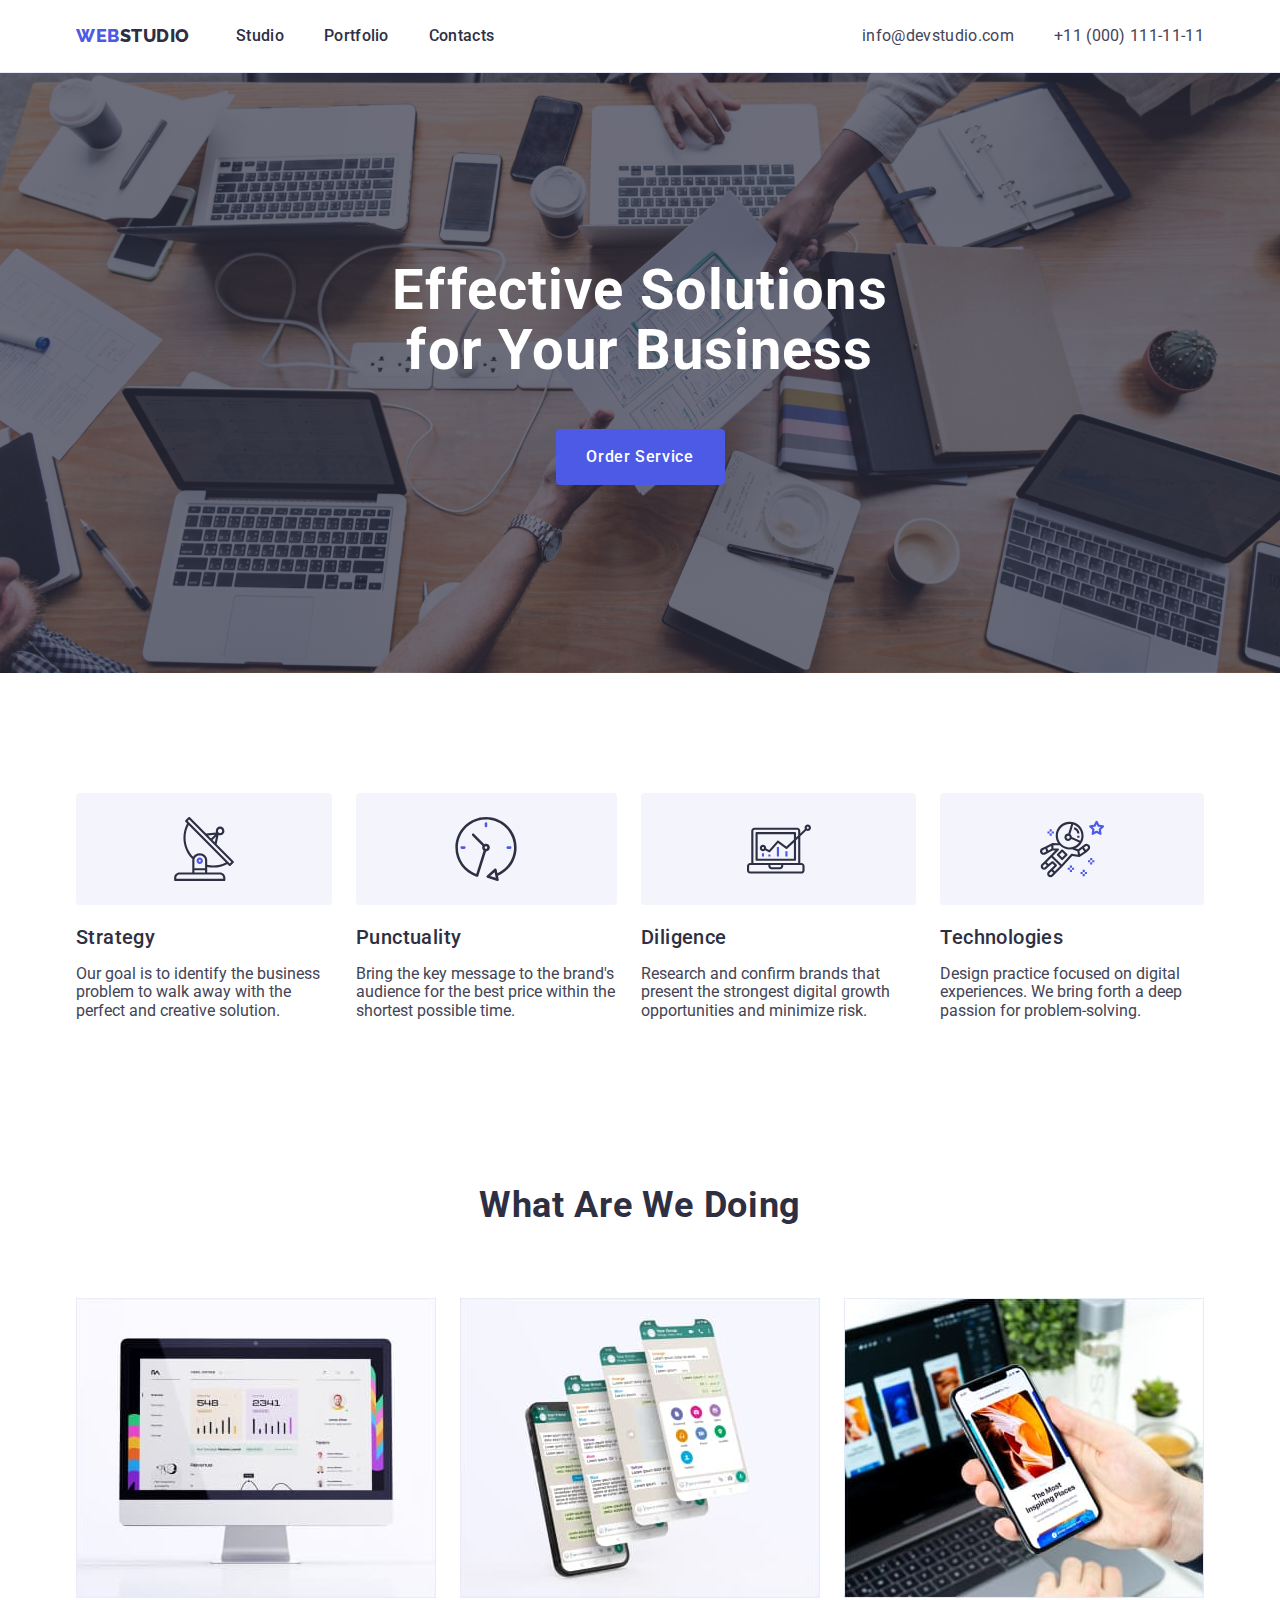
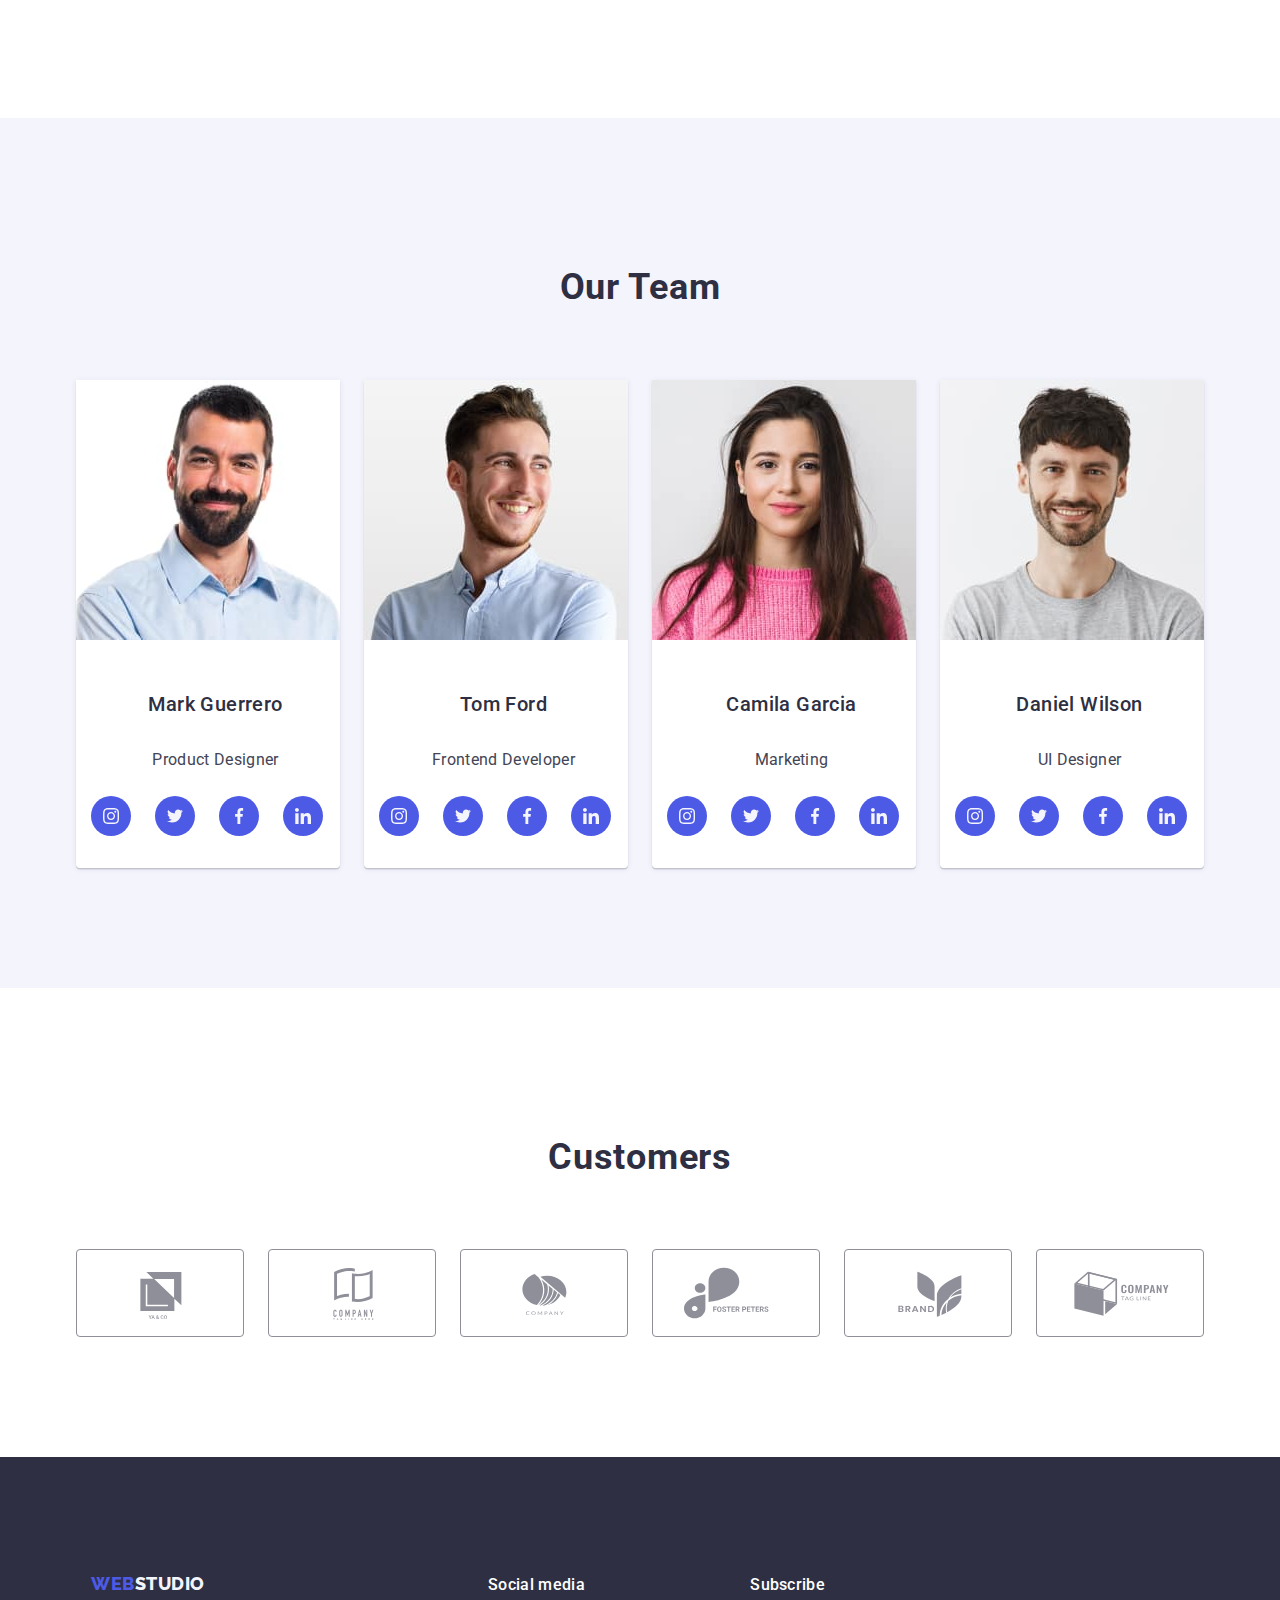
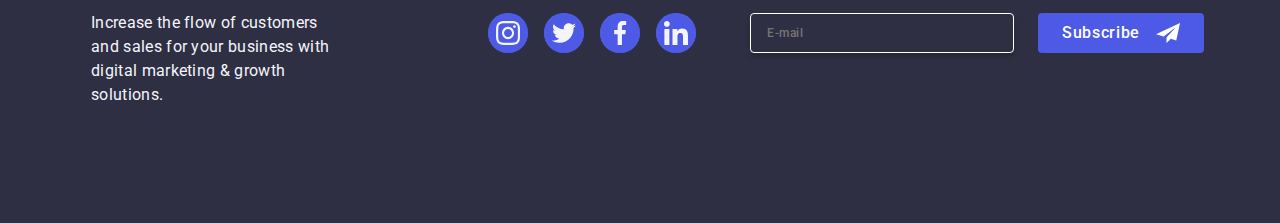
<file: index.html>
<!DOCTYPE html>
<html lang="en">
    <head>
    <meta charset="UTF-8">
    <meta name="viewport" content="width=device-width, initial-scale=1.0">    
    <link rel="preconnect" href="https://fonts.googleapis.com">
    <link rel="preconnect" href="https://fonts.gstatic.com" crossorigin>
    <link rel="stylesheet" href="https://cdnjs.cloudflare.com/ajax/libs/modern-normalize/2.0.0/modern-normalize.min.css">    
    <link href="https://fonts.googleapis.com/css2?family=Raleway:wght@700&family=Roboto:wght@400;500;700;900&display=swap" rel="stylesheet">
    <link rel="stylesheet" href="./css/styles.css">
    <title>Studio</title>
    </head>
    <body>
        
            <!--Antetul paginii-Top Line-->
         
            <header class="header-parent">
                <div class="header-div container">
                <!--Navbar Section-->
                <nav class="navbar-links">
                <a href="./index.html" class="link logo-header header-link">Web<span class="logo-studio">Studio</span></a>
                    <ul class="list navbar-studio-child">
                        <li><a href="./index.html" class="link navbar-studio">Studio</a></li>
                        <li><a href="./portfolio.html" class="link navbar-studio">Portfolio</a></li>
                        <li><a href="" class="link navbar-studio">Contacts</a></li>
                    </ul>                    
                </nav>
               <address class="list address-list">
                <ul class="list address-items">
                    <li><a href="mailto:info@devstudio.com" class="link address-contacts">info@devstudio.com</a></li>
                    <li><a href="tel:+110001111111" class="link address-contacts" >+11 (000) 111-11-11</a></li>
                </ul>
                 </address>
                </div>
            </header>
       

            <!--Continutul unic al paginii-->
            <main>
                <!--Hero Section -Section 1-->
                
                    <section class="section-one">
                    <div class="container">
                    <h1 class="hero-section-title">Effective Solutions for Your Business</h1>
                    <button type="button" class="order-service-button" data-modal-open>Order Service</button>
                    </div>
                    </section>
                
                <!--Section 2 Strategy-Punctuality-Diligence-Technologies-->
                
                    <section class="list section-two-parent">
                        <div class="container">
                        <h2  class="visually-hidden">Strategy-Punctuality-Diligence-Technologies</h2>
                        <ul class="list section-two-list">
                            <li class="section-two-list-card">
                                <div class="section-two-card">
                                    <svg width="64" height="64" fill="none">
                                        <use href="./images/icons.svg#icon-antenna">
                                        </use>
                                    </svg>
                                </div>
                                <h3 class="section-two-titles">Strategy</h3>
                                <p class="section-four-index-paragraph-paragraph">Our goal is to identify the business problem to walk away with the perfect and creative solution.</p>
                            </li>
                            <li class="section-two-list-card">
                                <div class="section-two-card">
                                    <svg width="64" height="64">
                                        <use href="./images/icons.svg#icon-clock">
                                        </use>
                                    </svg>
                                </div>
                                <h3 class="section-two-titles">Punctuality</h3>
                                <p class="section-four-index-paragraph-paragraph">Bring the key message to the brand's audience for the best price within the shortest possible time.</p>
                            </li>
                        <li class="section-two-list-card">
                            <div class="section-two-card">
                                <svg width="64" height="64" >
                                    <use href="./images/icons.svg#icon-diagram">
                                    </use>
                                </svg>
                            </div>
                            <h3 class="section-two-titles">Diligence</h3>
                            <p class="section-four-index-paragraph-paragraph">Research and confirm brands that present the strongest digital growth opportunities and minimize risk.</p>
                        </li>
                            <li class="section-two-list-card">
                            <div class="section-two-card">
                                <svg width="64" height="64">
                                    <use href="./images/icons.svg#icon-astronaut">
                                    </use>
                                </svg>
                            </div>
                                <h3 class="section-two-titles">Technologies</h3>
                                <p class="section-four-index-paragraph-paragraph">Design practice focused on digital experiences. We bring forth a deep passion for problem-solving.</p>
                            </li>                       
                        </ul>
                        </div>
                    </section>
                
                  <!--Section 3-What Are We Doing-->
                  
                  <section class="list section-three-parent">
                    <div class="container">
                    <h2 class="three-section-title">What are we doing</h2>
                    <!--What Are We Doing Images-->                
                        <ul class="list section-three-cards">
                        <li class="section-three-card"><img src="./images/image1.jpg" alt="PC Desktop" width="360"></li>
                        <li class="section-three-card"><img src="./images/image2.jpg" alt="Multiplied Display's Phone" width="360"></li>
                        <li class="section-three-card"><img src="./images/image3.jpg" alt="A Laptop and Smartphone" width="360"></li>
                        </ul>
                    </div>
                  </section>
                  <!--Section 4-Our Team-->
                  
                <section class="list section-four-our-team">
                    <div class="container">
                  <h2 class="four-section-title">Our Team</h2>
                    <ul class="list four-section-cards">
                       <li class="our-team-img"><img src="./images/mark-guerrero.jpg" alt="Mark Guerrero Product Designer" width="264">
                          <div class="section-four-card">  
                        <h3 class="our-team-names">Mark Guerrero</h3>
                            <p class="section-four-index-paragraph">Product Designer</p>
                        <ul class="list our-team-media">
                             <li class="list-team-svg">
                                <a href="" class="link-media">
                                <svg width="16" height="16" class="svg-media">
                                    <use href="./images/icons.svg#icon-instagram">
                                    </use>
                                </svg>
                                 </a>
                            </li>
                            <li class="list-team-svg">
                                <a href="" class="link-media">
                                <svg width="16" height="16" class="svg-media">
                                    <use href="./images/icons.svg#icon-twitter">
                                    </use>
                                </svg>
                                </a>
                            </li>
                            <li class="list-team-svg">
                                <a href="" class="link-media">
                                <svg width="16" height="16" class="svg-media">
                                    <use href="./images/icons.svg#icon-facebook">
                                    </use>
                                </svg>
                                </a>
                            </li>
                            <li class="list-team-svg">
                                <a href="" class="link-media">
                                <svg width="16" height="16" class="svg-media">
                                    <use href="./images/icons.svg#icon-linkedin">
                                    </use>
                                </svg>
                                </a>
                            </li>
                        </ul>
                        </div>
                        </li>               
                        <li class="our-team-img"><img src="./images/tom-ford.jpg" alt="Tom Ford Frontend Developer" width="264">
                            <div class="section-four-card">  
                            <h3 class="our-team-names">Tom Ford</h3>
                            <p class="section-four-index-paragraph">Frontend Developer</p>
                            <ul class="list our-team-media">
                                <li class="list-team-svg">
                                   <a href="" class="link-media">
                                   <svg width="16" height="16" class="svg-media">
                                       <use href="./images/icons.svg#icon-instagram">
                                       </use>
                                   </svg>
                                    </a>
                               </li>
                               <li class="list-team-svg">
                                   <a href="" class="link-media">
                                   <svg width="16" height="16" class="svg-media">
                                       <use href="./images/icons.svg#icon-twitter">
                                       </use>
                                   </svg>
                                   </a>
                               </li>
                               <li class="list-team-svg">
                                   <a href="" class="link-media">
                                   <svg width="16" height="16" class="svg-media">
                                       <use href="./images/icons.svg#icon-facebook">
                                       </use>
                                   </svg>
                                   </a>
                               </li>
                               <li class="list-team-svg">
                                   <a href="" class="link-media">
                                   <svg width="16" height="16" class="svg-media">
                                       <use href="./images/icons.svg#icon-linkedin">
                                       </use>
                                   </svg>
                                   </a>
                               </li>
                           </ul>
                        </div>
                        </li>                       
                        <li class="our-team-img"><img src="./images/camila-garcia.jpg" alt="Camila Garcia Marketing" width="264">
                            <div class="section-four-card">
                            <h3 class="our-team-names">Camila Garcia</h3>
                            <p class="section-four-index-paragraph">Marketing</p>
                            <ul class="list our-team-media">
                                <li class="list-team-svg">
                                   <a href="" class="link-media">
                                   <svg width="16" height="16" class="svg-media">
                                       <use href="./images/icons.svg#icon-instagram">
                                       </use>
                                   </svg>
                                    </a>
                               </li>
                               <li class="list-team-svg">
                                   <a href="" class="link-media">
                                   <svg width="16" height="16" class="svg-media">
                                       <use href="./images/icons.svg#icon-twitter">
                                       </use>
                                   </svg>
                                   </a>
                               </li>
                               <li class="list-team-svg">
                                   <a href="" class="link-media">
                                   <svg width="16" height="16" class="svg-media">
                                       <use href="./images/icons.svg#icon-facebook">
                                       </use>
                                   </svg>
                                   </a>
                               </li>
                               <li class="list-team-svg">
                                   <a href="" class="link-media">
                                   <svg width="16" height="16" class="svg-media">
                                       <use href="./images/icons.svg#icon-linkedin">
                                       </use>
                                   </svg>
                                   </a>
                               </li>
                           </ul>
                            </div>
                        </li>
                        <li class="our-team-img"><img src="./images/daniel-wilson.jpg" alt="Daniel Wilson UI Designer" width="264">
                            <div class="section-four-card">
                            <h3 class="our-team-names">Daniel Wilson</h3>
                            <p class="section-four-index-paragraph">UI Designer</p>
                            <ul class="list our-team-media">
                                <li class="list-team-svg">
                                   <a href="" class="link-media">
                                   <svg width="16" height="16" class="svg-media">
                                       <use href="./images/icons.svg#icon-instagram">
                                       </use>
                                   </svg>
                                    </a>
                               </li>
                               <li class="list-team-svg">
                                   <a href="" class="link-media">
                                   <svg width="16" height="16" class="svg-media">
                                       <use href="./images/icons.svg#icon-twitter">
                                       </use>
                                   </svg>
                                   </a>
                               </li>
                               <li class="list-team-svg">
                                   <a href="" class="link-media">
                                   <svg width="16" height="16" class="svg-media">
                                       <use href="./images/icons.svg#icon-facebook">
                                       </use>
                                   </svg>
                                   </a>
                               </li>
                               <li class="list-team-svg">
                                   <a href="" class="link-media">
                                   <svg width="16" height="16" class="svg-media">
                                       <use href="./images/icons.svg#icon-linkedin">
                                       </use>
                                   </svg>
                                   </a>
                               </li>                     
                            </ul>
                        </div>
                    </ul>
                    </div>                     
                </section>          
                    <!--Section 5 -Customers -->

                <section class="section-five-parent">
                    <div class="container">
                    <h2 class="customers-title"> Customers</h2>
                    <ul class="list section-five-items">
                    <li class="section-five-item">
                        <a href="" class="the-six-elm">
                        <svg width="104" height="56" class="six-svg">
                            <use href="./images/icons.svg#icon-logo-client1">
                            </use>
                        </svg>
                        </a>
                    </li>
                    <li class="section-five-item">
                        <a href="" class="the-six-elm">
                        <svg width="104" height="56" class="six-svg">
                            <use href="./images/icons.svg#icon-logo-client2">
                            </use>
                        </svg>
                        </a>
                    </li>
                    <li class="section-five-item">
                        <a href="" class="the-six-elm">
                        <svg width="104" height="56" class="six-svg">
                            <use href="./images/icons.svg#icon-logo-client3">
                            </use>
                        </svg>
                        </a>
                    </li>
                    <li class="section-five-item">
                        <a href="" class="the-six-elm">
                        <svg width="104" height="56" class="six-svg">
                            <use href="./images/icons.svg#icon-logo-client4">
                            </use>
                        </svg>
                        </a>
                    </li>
                    <li class="section-five-item">
                        <a href="" class="the-six-elm">
                        <svg width="104" height="56" class="six-svg">
                            <use href="./images/icons.svg#icon-logo-client5">
                            </use>
                        </svg>
                        </a>
                    </li>
                    <li class="section-five-item">
                        <a href="" class="the-six-elm">
                        <svg width="104" height="56" class="six-svg">
                            <use href="./images/icons.svg#icon-logo-client6">
                            </use>
                        </svg>
                        </a>
                    </li>
                        </ul>
                    </div>         

                </section>
            </main>
            <!--Subsolul Paginii-->
            
            <footer class="general-footer">
            <div class="container footer-divs">
                <div class="container child-div-footer">
                <a href="./index.html" class="logo-of-footer link">Web<span class="studio-span">Studio</span></a>
                <p class="footer-paragraph">Increase the flow of customers and sales for your business with digital marketing & growth solutions.</p>
                </div>
                <div class="container">
                    <p class="social-media-paragraph">Social media</p>
                    <ul class="list social-media-icons">
                        <li class="social-media-icon">
                            <a href="" class="social-media-link">
                            <svg width="24" height="24" class="footer-svg">
                                <use href="./images/icons.svg#icon-instagram">
                                </use>
                            </svg>
                            </a>
                        </li>
                        <li class="social-media-icon">
                            <a href="" class="social-media-link">
                            <svg width="24" height="24" class="footer-svg">
                                <use href="./images/icons.svg#icon-twitter">
                                </use>
                            </svg>
                            </a>
                        </li>
                        <li class="social-media-icon">
                            <a href="" class="social-media-link">
                            <svg width="24" height="24" class="footer-svg">
                                <use href="./images/icons.svg#icon-facebook">
                                </use>
                            </svg>
                            </a>
                        </li>
                        <li class="social-media-icon">
                            <a href="" class="social-media-link">
                            <svg width="24" height="24" class="footer-svg">
                                <use href="./images/icons.svg#icon-linkedin">
                                </use>
                            </svg>
                            </a>
                        </li>
                    </ul> 
                </div>
                   <!--Subscribe Footer-->
                    <div class="subscribe-div">
                        <p class="subscribe-paragraph">Subscribe</p>
                        <form class="subscribe-form">
                            <label for="user_email" class="subscribe-label">
                                <input type="email" name="e-mail" placeholder="E-mail" id="user_email" class="subscribe-input">
                            </label>
                            <button type="submit" class="subscribe-button">Subscribe
                                <svg width="24"  height="24" class="subscribe-svg">
                                    <use href="./images/icons.svg#icon-frame">
                                     </use>
                                </svg>
                            </button>
                        </form>                   
                    </div>
              </div>
            </footer>
            <!--Modal Window-->
            <div data-modal class="open-button is-hidden">
                <div class="modal">
                    <div class="modal-div"> 
                    <button type="button" data-modal-close class="close-button">
                        <svg width="8"  height="8" class="circle-image">
                            <use href="./images/icons.svg#icon-close-b">
                             </use>
                        </svg>
                    </button>
                </div>
                    <p class="modal-paragraph">Leave your contacts and we will call you back</p>
                    <form>                  
                    <div class="label-name-div">
                        <label for="user-name" class="label-name" >Name
                        </label>
                    <div class="div-input-icon">
                        <input type="text" name="user-name" id="user-name" class="input-user-name"> 
                        <svg width="18"  height="24" class="svg-name">
                            <use href="./images/icons.svg#icon-person-black">
                             </use>
                        </svg>
                    </div>
                        </div>
                    <div class="label-name-div">
                        <label for="user_phone" class="label-name">Phone</label>
                    <div class="div-input-icon">
                        <input type="text" name="Phone" id="user_phone" class="input-user-name">
                        <svg width="18"  height="24" class="svg-name">
                            <use href="./images/icons.svg#icon-phone-black">
                             </use>
                            </svg>
                        </div>
                        </div>
                        <div class="label-name-div">
                        <label for="email" class="label-name">Email</label>
                        <div class="div-input-icon">
                        <input type="text" name="Email" id="email" class="input-user-name">
                        <svg width="18"  height="24" class="svg-name">
                            <use href="./images/icons.svg#icon-email-black">
                             </use>
                        </svg>
                        </div>
                        </div>
                        <div class="label-comment">
                            <label class="label-name" for="user-comment">Comment</label>
                            <textarea name="user-comment" id="user-comment" placeholder="Text input" class="comment-area">Text input</textarea>
                        </div>
                        <div class="checkbox-div">
                        <input type="checkbox" value="true" name="user-privacy" id="user-privacy"  class="checkbox-input visually-hidden">
                        <label for="user-privacy" class="terms-label"> 
                            <span class="privacy-policy">                              
                               <svg width="10"  height="8" class="checkbox"> 
                                <use href="./images/icons.svg#icon-checkbox">
                                 </use>
                            </svg>                           
                            </span>
                                I accept the terms and conditions of the
                            <a href="" class="privacy-link" >Privacy Policy</a> 
                        </label>                       
                        </div>    
                        <button type="button" class="send-button">Send</button>

                    </form>
                    
                </div>   
            </div>
           
            
            <script src="./js/modal.js"></script>
        </body>
</html>
</file>
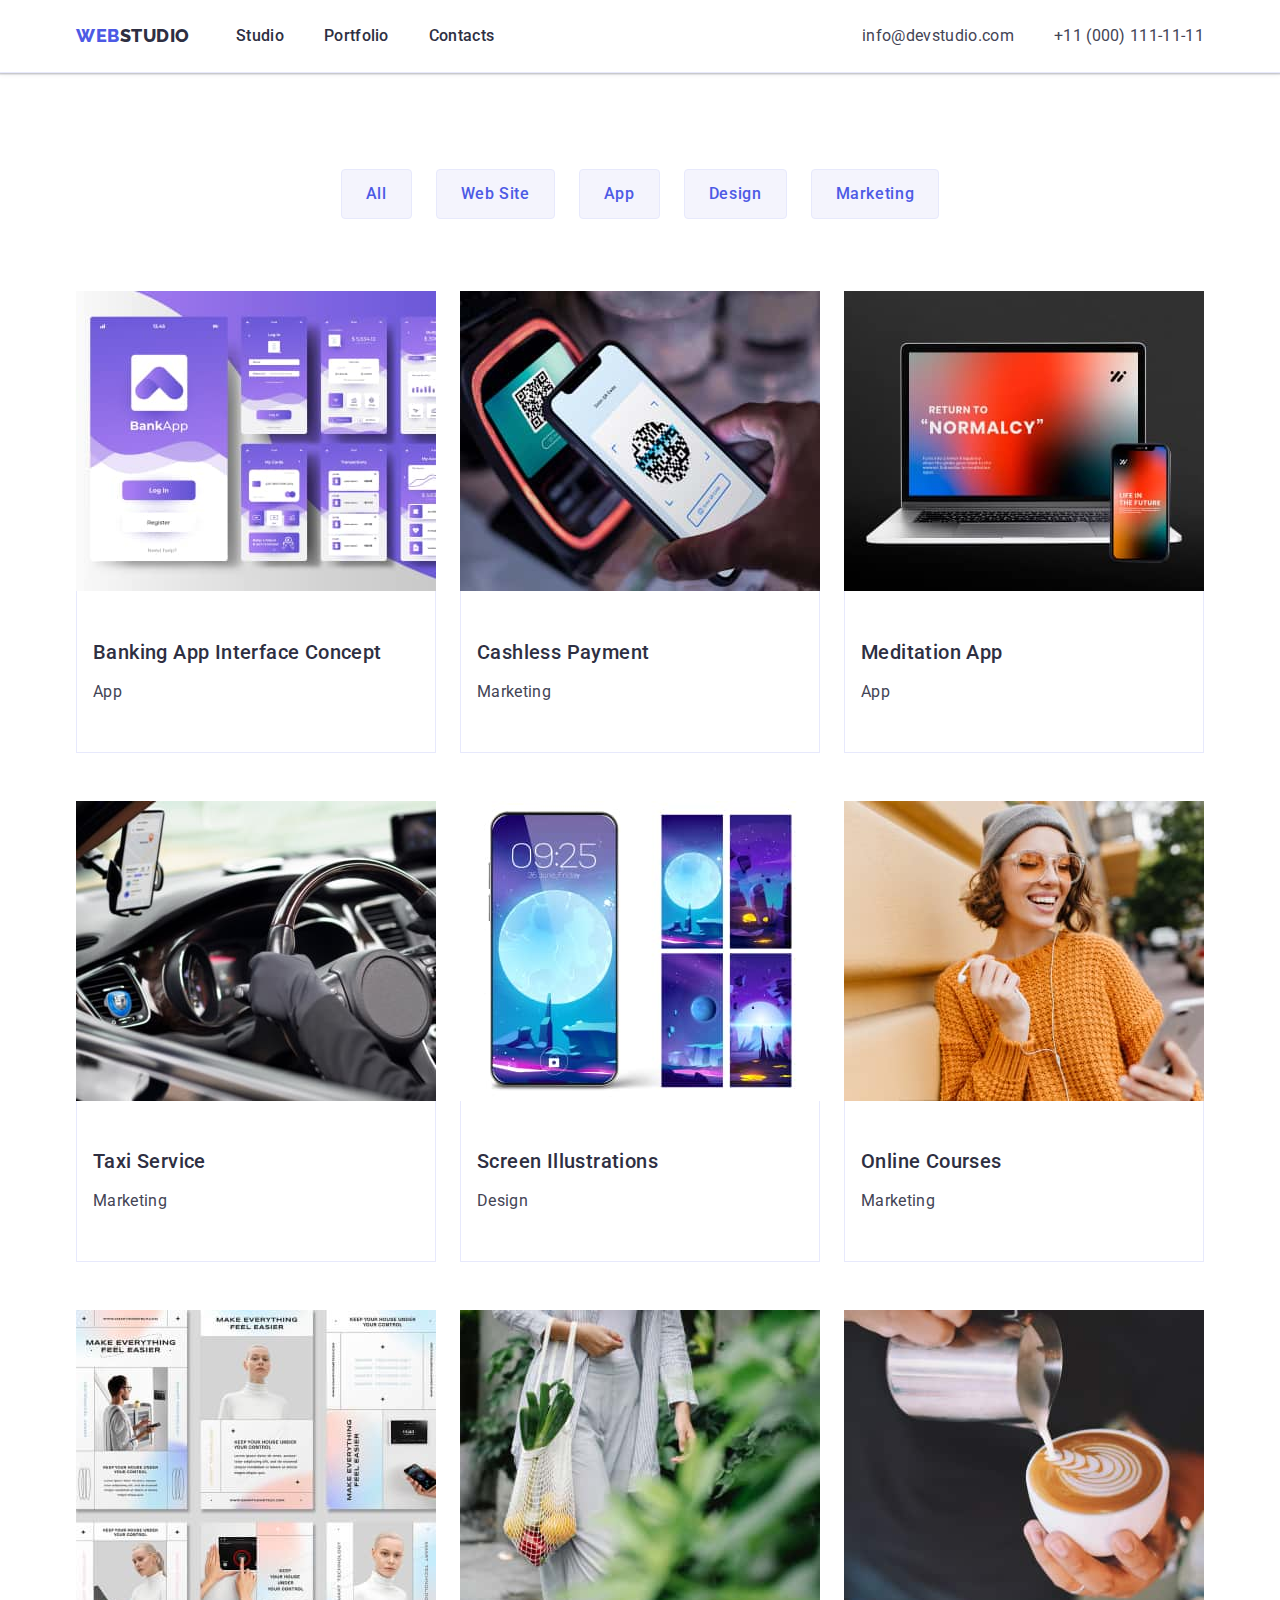
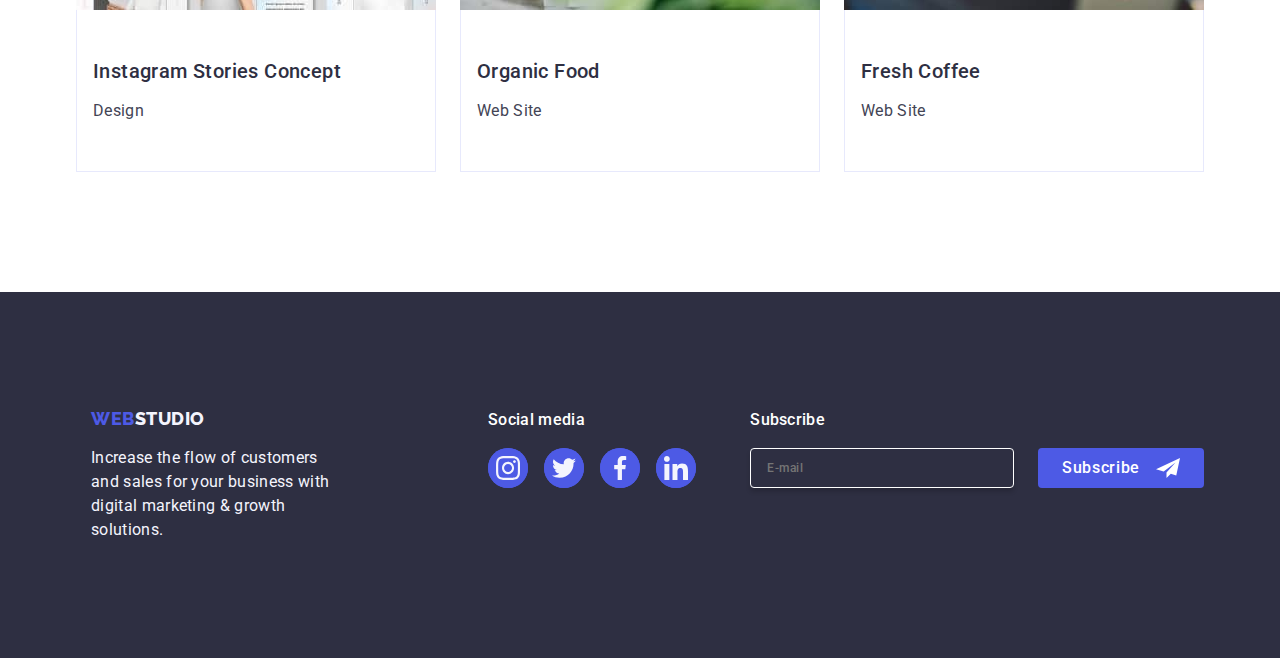
<file: portfolio.html>
<!DOCTYPE html>
<html lang="en">
<head>
    <meta charset="UTF-8">
    <meta name="viewport" content="width=device-width, initial-scale=1.0">    
    <link rel="preconnect" href="https://fonts.googleapis.com">
    <link rel="preconnect" href="https://fonts.gstatic.com" crossorigin>
    <link rel="stylesheet" href="https://cdnjs.cloudflare.com/ajax/libs/modern-normalize/2.0.0/modern-normalize.min.css">
    <link href="https://fonts.googleapis.com/css2?family=Raleway:wght@700&family=Roboto:wght@400;500;700;900&display=swap" rel="stylesheet">
    <link rel="stylesheet" href="./css/styles.css">
    <title>Portfolio</title>
</head>
<body>
    <!--Antetul paginii Portfolio-->
    <header class="header-parent">
        <div class="header-div container">
        <!--Navbar Section-->
        <nav class="navbar-links">
        <a href="./index.html" class="link logo-header header-link">Web<span class="logo-studio">Studio</span></a>
            <ul class="list navbar-studio-child">
                <li><a href="./index.html" class="link navbar-studio">Studio</a></li>
                <li><a href="./portfolio.html" class="link navbar-studio">Portfolio</a></li>
                <li><a href="" class="link navbar-studio">Contacts</a></li>
            </ul>                    
        </nav>
       <address class="list address-list">
        <ul class="list address-items">
            <li><a href="mailto:info@devstudio.com" class="link address-contacts">info@devstudio.com</a></li>
            <li><a href="tel:+110001111111" class="link address-contacts" >+11 (000) 111-11-11</a></li>
        </ul>
         </address>
        </div>
    </header>
    <!--Continutul unic al paginii Portfolio-->
    <main>
        <!--Sectiuni-->
        
        <section class="list-style section-main">
        <div class="container">
        <h1 class="visually-hidden">Banking Cashless Meditation Apps</h1>
        <!--Filters Section-->
            <!--Butoane-->
            <ul class="list button-items">
                <li> <button type="button" class="all-filter-button ">All</button></li>
                <li> <button type="button" class="all-filter-button">Web Site</button></li>
                <li> <button type="button" class="all-filter-button">App</button></li>
                <li> <button type="button" class="all-filter-button">Design</button></li>
                <li> <button type="button" class="all-filter-button">Marketing</button></li>                
        <!--Row 1 Section with Banking-Cashless-Meditation App-->
            </ul>

            <ul class="list grid-cards">
                <li class="grid-card">
                    <a href="" class="link link-cards">
                    <div class="flash-window">
                    <img src="./images/banking-app.jpg" alt="Bank's App Interface" width="360">
                    <p class="flash-window-paragraph"> 14 Stylish and User-Friendly App Design Concepts · Task Manager App · Calorie Tracker App · Exotic Fruit Ecommerce App · Cloud Storage App</p>
                    </div>
                    <div class="grid-div" >
                    <h2 class="portfolio-titles">Banking App Interface Concept</h2>
                    <p class="portfolio-pharagraphs">App</p>
                    </div>
                    </a>
                </li>
                <li class="grid-card"> 
                    <a href="" class="link link-cards">
                     <div class="flash-window">   
                    <img src="./images/cashless-payment.jpg" alt="Paying by phone" width="360">
                    <p class="flash-window-paragraph"> 14 Stylish and User-Friendly App Design Concepts · Task Manager App · Calorie Tracker App · Exotic Fruit Ecommerce App · Cloud Storage App</p>
                    </div>
                    <div class="grid-div">
                        <h2 class="portfolio-titles">Cashless Payment</h2>
                        <p class="portfolio-pharagraphs">Marketing</p>
                    </div>
                    </a>
                </li>
                <li class="grid-card"> 
                    <a href="" class="link link-cards">
                    <div class="flash-window">
                    <img src="./images/meditation-app.jpg" alt="Laptop and phone with a meditation app" width="360">
                    <p class="flash-window-paragraph"> 14 Stylish and User-Friendly App Design Concepts · Task Manager App · Calorie Tracker App · Exotic Fruit Ecommerce App · Cloud Storage App</p>
                    </div>
                    <div class="grid-div">
                        <h2 class="portfolio-titles">Meditation App</h2>
                        <p class="portfolio-pharagraphs">App</p>
                    </div>
                    </a>
                </li>
        <!--Row 2 Section with Taxi-Scren Ilustration-Online Courses-->
                <li class="grid-card">
                    <a href="" class="link link-cards">
                    <div class="flash-window">
                    <img src="./images/taxi-service.jpg" alt="Taxi Services App " width="360">
                    <p class="flash-window-paragraph"> 14 Stylish and User-Friendly App Design Concepts · Task Manager App · Calorie Tracker App · Exotic Fruit Ecommerce App · Cloud Storage App</p>
                    </div>
                    <div class="grid-div">
                        <h2 class="portfolio-titles">Taxi Service</h2>
                        <p class="portfolio-pharagraphs">Marketing</p>
                     </div>
                    </a>
                </li>
                <li class="grid-card"> 
                    <a href="" class="link link-cards">
                    <div class="flash-window">
                    <img src="./images/screen-illustration.jpg" alt="Different themes of phone's screen" width="360">
                    <p class="flash-window-paragraph"> 14 Stylish and User-Friendly App Design Concepts · Task Manager App · Calorie Tracker App · Exotic Fruit Ecommerce App · Cloud Storage App</p>
                    </div>
                    <div class="grid-div">
                    <h2 class="portfolio-titles">Screen Illustrations</h2>
                    <p class="portfolio-pharagraphs">Design</p>
                    </div>
                    </a>
                </li>
                <li class="grid-card">
                    <a href="" class="link link-cards">
                    <div class="flash-window">
                    <img src="./images/online-courses.jpg" alt="Girl at online course" width="360">
                    <p class="flash-window-paragraph"> 14 Stylish and User-Friendly App Design Concepts · Task Manager App · Calorie Tracker App · Exotic Fruit Ecommerce App · Cloud Storage App</p>
                    </div>
                    <div class="grid-div">
                        <h2 class="portfolio-titles">Online Courses</h2>
                        <p class="portfolio-pharagraphs">Marketing</p>
                    </div>
                    </a>
                </li>
            <!--Row 3 Section with Instagram food-Organic Food and Fresh Coffee-->
                <li class="grid-card">
                    <a href="" class="link link-cards">
                    <div class="flash-window">
                    <img src="./images/instagram-stories.jpg" alt="Man or woman using the technology" width="360">
                    <p class="flash-window-paragraph"> 14 Stylish and User-Friendly App Design Concepts · Task Manager App · Calorie Tracker App · Exotic Fruit Ecommerce App · Cloud Storage App</p>
                    </div>
                    <div class="grid-div">
                    <h2 class="portfolio-titles">Instagram Stories Concept</h2>
                    <p class="portfolio-pharagraphs">Design</p>
                    </div>
                    </a>
                </li>
                <li class="grid-card">
                    <a href="./" class="link link-cards">
                    <div class="flash-window">
                    <img src="./images/organic-food.jpg" alt="Bag with fresh vegetables" width="360">
                    <p class="flash-window-paragraph"> 14 Stylish and User-Friendly App Design Concepts · Task Manager App · Calorie Tracker App · Exotic Fruit Ecommerce App · Cloud Storage App</p>
                    </div>
                    <div class="grid-div">
                        <h2 class="portfolio-titles">Organic Food</h2>
                        <p class="portfolio-pharagraphs">Web Site</p>
                    </div>
                    </a>
                </li>
                <li class="grid-card">
                    <a href="" class="link link-cards">
                    <div class="flash-window">
                    <img src="./images/fresh-coffee.jpg" alt="A cup of coffe made by barista" width="360">
                    <p class="flash-window-paragraph"> 14 Stylish and User-Friendly App Design Concepts · Task Manager App · Calorie Tracker App · Exotic Fruit Ecommerce App · Cloud Storage App</p>
                    </div>
                    <div class="grid-div">
                    <h2 class="portfolio-titles">Fresh Coffee</h2>
                    <p class="portfolio-pharagraphs">Web Site</p>
                    </div>
                    </a>
                </li>
            </ul>
        </div>    
        </section>
    </main>
    <!--Footerul Paginii Portfolio-->
    <footer class="general-footer">
        <div class="container footer-divs">
            <div class="container child-div-footer">
            <a href="./index.html" class="logo-of-footer link">Web<span class="studio-span">Studio</span></a>
            <p class="footer-paragraph">Increase the flow of customers and sales for your business with digital marketing & growth solutions.</p>
            </div>
            <div class="container">
                <p class="social-media-paragraph">Social media</p>
                <ul class="list social-media-icons">
                    <li class="social-media-icon">
                        <a href="" class="social-media-link">
                        <svg width="24" height="24" class="footer-svg">
                            <use href="./images/icons.svg#icon-instagram">
                            </use>
                        </svg>
                        </a>
                    </li>
                    <li class="social-media-icon">
                        <a href="" class="social-media-link">
                        <svg width="24" height="24" class="footer-svg">
                            <use href="./images/icons.svg#icon-twitter">
                            </use>
                        </svg>
                        </a>
                    </li>
                    <li class="social-media-icon">
                        <a href="" class="social-media-link">
                        <svg width="24" height="24" class="footer-svg">
                            <use href="./images/icons.svg#icon-facebook">
                            </use>
                        </svg>
                        </a>
                    </li>
                    <li class="social-media-icon">
                        <a href="" class="social-media-link">
                        <svg width="24" height="24" class="footer-svg">
                            <use href="./images/icons.svg#icon-linkedin">
                            </use>
                        </svg>
                        </a>
                    </li>
                </ul> 

            </div>
               <!--Subscribe Footer-->
               <div class="subscribe-div">
                <p class="subscribe-paragraph">Subscribe</p>
                <form class="subscribe-form">
                    <label for="user_email" class="subscribe-label">
                        <input type="email" name="e-mail" placeholder="E-mail" class="subscribe-input" id="user_email">
                    </label>
                    <button type="submit" class="subscribe-button">Subscribe
                        <svg width="24"  height="24" class="subscribe-svg">
                            <use href="./images/icons.svg#icon-frame">
                             </use>
                        </svg>
                    </button>
                </form>                   
            </div>
      </div> 
        </footer>
</body>
</html>
</file>
<file: css/styles.css>
:root {
    --white-color: #FFFFFF;
    --navy-color: #2E2F42;
    --iris-color: #4D5AE5;
    --ocean-color: #404BBF;
    --cloud-color: #F4F4FD;
    --background-color: #FFFFFFFF;
    --slate-color: #434455;
    --cornflower-color: #E7E9FC;
    --grey-color: #2E2F42B2;
    --dairy-color: #FCFCFC;
    --light-slate : #8E8F99;
        }
/*Global Styles*/
body {
    font-family: 'Roboto', sans-serif;
    color:  #434455;
    background-color:var(--background-color);
}
.link {
    text-decoration: none;
    display: block;
  }
  .list {
    list-style: none;
    padding: 0;
    margin: 0;
  }
  .container {
    width: 1158px;
    margin: 0 auto;
    padding: 0 15px;
  }
  .visually-hidden {
    position: absolute;
    left: -10000px;
    width: 1px;
    height: 1px;
    margin: -1px;
    border: 0;
    padding: 0;
    white-space: nowrap;
    clip-path: inset(100%);
    clip: rect(0 0 0 0);
    overflow: hidden;
  }
  img {
    display: block;
  }

/*Classes*/
/*Link Clases*/
/*Studio Header*/
.navbar-studio {
    text-decoration: none;
    font-family: Roboto;
    font-size: 16px;
    font-weight: 500;
    line-height: 1.5; /* 150% */
    letter-spacing: 0.32px;
    color: var(--navy-color);
    position: relative;
    transition: color 250ms cubic-bezier(0.4, 0, 0.2, 1);
}
.navbar-studio::after {
    content: "";
    position: absolute;
    left: 0;
    bottom: -1px;
    height: 4px;
    background-color: var(--ocean-color);
    border-radius: 2px;
}
.navbar-studio:hover, .navbar-studio:focus{
    color: var(--ocean-color);
    transition: background-color 250ms cubic-bezier(0.4, 0, 0.2, 1);
}
.navbar-studio-child {
display: flex;
flex-direction: row;
gap: 40px;
margin: 0;
}
.navbar-links {
    display: flex;
    flex-direction: row;
    align-items: center;
    gap: 40px;
    position: relative;
    color: var(--ocean-color);
    transition: color 250ms cubic-bezier(0.4, 0, 0.2, 1);
}

.logo-header {
    text-decoration: none;
    font-family: 'Raleway',sans-serif;
    color:var(--iris-color);
    font-weight: 800;
    font-size: 18px;
    line-height: 1.17;
    text-transform: uppercase;
    width: 44px;
    margin-right: 76px;
    letter-spacing: 0.03em;
    position: relative;
    transition: background-color 250ms cubic-bezier(0.4, 0, 0.2, 1);
}
.logo-header:hover,.logo-header:focus {
    color: var(--ocean-color);
    
}
.header-link {
    padding: 24px 0;
}
.logo-studio {
    color: var(--navy-color);
    font-family: Raleway;
    font-size: 18px;
    font-style: normal;
    font-weight: 800;
    line-height: 1.17; /* 116.667% */
    letter-spacing: 0.54px;
    text-transform: uppercase;
    width: 71px;
}
.header-parent {
    border-bottom: 1px solid var(--cornflower-color);
    box-shadow: 0px 1px 6px 0px rgba(46, 47, 66, 0.08), 0px 1px 1px 0px rgba(46, 47, 66, 0.16), 0px 2px 1px 0px rgba(46, 47, 66, 0.08);
}
.header-div {
    display: flex;
    justify-content: space-between;
    }
.address-list {
    font-style: normal;
        }
.address-contacts {
    text-decoration: none;
    color: var(--slate-color);
    font-weight: 400;
    font-size: 16px;
    line-height: 1.5;
    letter-spacing: 0.32px;
    font-style: normal;
    padding: 24px 0;
    transition: color 250ms cubic-bezier(0.4, 0, 0.2, 1);
}
.address-contacts:hover,
.address-contacts:focus {
    color: var(--ocean-color);
}
.address-items {
    display: flex;
    flex-direction: row;
    gap: 40px;
    transition: color 250ms cubic-bezier(0.4, 0, 0.2, 1)
}
/*Studio Footer*/
.general-footer {
background-color: var(--navy-color);
padding: 100px 0px;
}
.double-div-footer {
    display: flex;
}
.logo-of-footer {
    text-decoration: none;
    font-family: 'Raleway',sans-serif;
    color:var(--iris-color);
    font-weight: 800;
    font-size: 18px;
    letter-spacing: 0.54px;
    line-height: 1.17;
    text-transform: uppercase;
    background-color: var(--navy-color);
    display: inline-block;
    margin-bottom: 16px;
}
.child-div-footer {
    margin-right: 120px;
}
.studio-span {
color: var(--cloud-color);
font-family: Raleway;
font-size: 18px;
font-weight: 800;
line-height: 1.16;
letter-spacing: 0.54px;
text-transform: uppercase;
width: 71px;
}
.footer-paragraph {
    color: #F4F4FD;
    font-weight: 400;
    font-size: 16px;
    font-style: normal;
    line-height: 1.5;
    letter-spacing: 0.32px;
    background-color: var(--navy-color);
    max-width: 264px;
    margin-top: auto;
    margin-bottom: 16px;
    }
.social-media-paragraph {
color: var(--white-color);
font-size: 16px;
font-style: normal;
font-weight: 500;
line-height: 150%; /* 150% */
letter-spacing: 0.32px;
margin-bottom: 16px;
}
.footer-divs {
    display: flex;
    align-items: baseline;
}
.social-media-icons {
    display: flex;
    gap: 16px;
    fill: var(--white-color);
}
.social-media-icon {
    background-color: var(--iris-color);
    width: 40px;
    height: 40px;
    display: flex;
    justify-content: center;
    align-items: center;
    border-radius: 50%;
    transition: background-color 250ms cubic-bezier(0.4, 0, 0.2, 1);
}
.social-media-link {
    width: 100%;
    height: 100%;
    background-color: var(--iris-color);
    border-radius: 50%;
    display: flex;
    justify-content: center;
    align-items: center;
    transition: background-color 250ms cubic-bezier(0.4, 0, 0.2, 1);

}
.social-media-link:hover, .social-media-link:focus {
    background-color: #31d0aa;
    
}
.footer-svg {
    fill: var(--cloud-color);
}
/*modal classes -in footer*/
.open-button {
    position: fixed;
    top: 0;
    left: 0;
    width: 100%;
    height: 100%;
    background-color: rgba(46, 47, 66, 0.4);
    transition: opacity 250ms cubic-bezier(0.4, 0, 0.2, 1), visibility 250ms cubic-bezier(0.4, 0, 0.2, 1);
    display: flex;
    align-items: center;
    justify-content: center;
    padding: 24px 72px 24px 24px;
}
.modal {
    position: absolute;
    top: 50%;
    left: 50%;
    transform: translate(-50%, -50%) scale(1);
    width: 408px;
    min-height: 584px;
    background: var(--dairy-color);
    border-radius: 4px;
    box-shadow: 0px 2px 1px 0px rgba(0, 0, 0, 0.20), 0px 1px 3px 0px rgba(0, 0, 0, 0.12), 0px 1px 1px 0px rgba(0, 0, 0, 0.14);
    transition: transform 250ms cubic-bezier(0.4, 0, 0.2, 1);
    padding: 72px 24px 24px 24px;
  }
  .is-hidden {
    visibility: hidden;
    opacity: 0;
    pointer-events: none;
  }
  .close-button {
    position: absolute;
    width: 24px;
    height: 24px;
    border-radius: 50%;
    top: 24px;
    right: 24px;
    display: flex;
    justify-content: center;
    align-items: center;
    background-color: var(--cornflower-color);
    border: 1px solid rgba(0, 0, 0, 0.1);
    padding: 0;
    cursor: pointer;
    transition: background-color 250ms cubic-bezier(0.4, 0, 0.2, 1), border 250ms cubic-bezier(0.4, 0, 0.2, 1);
  }
  .close-button:hover, .close-button:focus {
    background-color: var(--ocean-color);
    border: none;
    fill: #FFFFFF;
  }
  .circle-image {
    fill: var(--navy-color);
    transition: fill 250ms cubic-bezier(0.4, 0, 0.2, 1);
  }
  .circle-image:hover, .circle-image:focus {
    fill:  var(--white-color);
  }
  /* Subscribe footer classes */
  .subscribe-button {
    color: var(--white-color);
    font-family: Roboto, sans-serif;
    font-size: 16px;
    font-style: normal;
    font-weight: 500;
    line-height: 150%; /* 150% */
    letter-spacing: 0.64px;
    text-align: center;
    border-radius: 4px;
    background-color: var(--iris-color);
    padding: 8px 24px;
    min-width: 165px;
    height: 40px;
    display: flex;
    justify-content: center;
    align-items: center;
    cursor: pointer;
    border: none;
  }
  .subscribe-svg {
    margin-left: 16px;
  }
  .subscribe-form {
    display: flex;
    gap: 24px;
  }
  .subscribe-label {
    gap: 24px;
  }
  .subscribe-paragraph {
    font-family: Roboto;
    font-size: 16px;
    font-style: normal;
    font-weight: 500;
    line-height: 150%; /* 150% */
    letter-spacing: 0.32px;
    color: var(--white-color);
    margin-bottom: 16px;
  }
  .subscribe-input {
    border-radius: 4px;
    border: 1px solid var(--WHITE, #FFF);
    box-shadow: 0px 4px 4px 0px rgba(0, 0, 0, 0.15);
    width: 264px;
    height: 40px;
    background-color: transparent;
    font-family: Roboto;
    font-size: 12px;
    font-style: normal;
    font-weight: 500;
    line-height: 150%; /* 150% */
    letter-spacing: 0.04em;
    color: var(--white-color);
    padding-left: 16px;
  }

/*Buttons*/
/*Index buttons*/
/* Titles Styles*/
/* Section 1 -Hero Section*/
.section-one {
    margin: 0 auto;
    background-image: linear-gradient(rgba(46, 47, 66, 0.70),rgba(46, 47, 66, 0.70)) , url(../images/people-office-bg.jpg);    
    background-repeat: no-repeat;
    background-position: center;
    background-size: cover;
    max-width: 1440px;    
    color:var(--white-color);
    padding-top: 188px;
    padding-bottom: 188px;
    text-align: center;
    flex-grow: 1;
}
.hero-section-title {
    color: var(--white-color);
    font-size: 56px;
    font-weight: 700;
    line-height: 1.07;
    letter-spacing: 1.12px;
    max-width: 496px;
    text-align: center;
    margin: 0 auto;
    margin-bottom: 48px;

    }
    .order-service-button {
        background-color: var(--iris-color);
        color:var(--white-color);
        font-weight: 500;
        font-size: 16px;
        font-family:'Roboto',sans-serif;
        line-height: 1.5;
        letter-spacing: 0.64px;
        display: block;
        min-width: 169px;
        height: 56px;
        border: none;
        cursor: pointer;
        border-radius: 4px;
        margin: 0 auto;
        transition: background-color 250ms cubic-bezier(0.4, 0, 0.2, 1);
        }
    .order-service-button:hover,
    .order-service-button:focus{
    color: var(--white-color);
    background-color: var(--ocean-color);
    }

/* Section 2-Strategy-Punctuality...*/
.section-two-parent {
    padding: 120px 0;
}
.section-two-titles {
    color: var(--navy-color);
    font-weight: 500;
    font-size: 20px;
    line-height: 1.2;
    letter-spacing: 0.4px;
    font-style: normal;
    margin-bottom: 8px;
}
.section-two-list {
    display: flex;
    flex-direction: row;
    gap: 24px;
}
.section-two-list-card {
    width: calc((100%-72px)/4);
}
.section-two-card {
    display: flex;
    align-items: center;
    justify-content: center;
    height: 112px;
    background-color: var(--cloud-color);
    border-radius: 4px;
    margin-bottom: 8px;
    
}
    /*Section 3-What are we doing */
.three-section-title {
    font-weight: 700;
    font-size: 36px;
    color:var(--navy-color);
    line-height: 1.11;
    letter-spacing: 0.72px;
    text-transform: capitalize;
    margin-bottom: 72px;
    text-align: center;
}
.section-three-parent {
    padding-bottom: 120px;
    display: flex;
    flex-direction: column;
    align-items: center;
}
.section-three-cards {
    display: flex;
    flex-direction: row;
    gap: 24px;
}
.section-three-card {
    width: 360px;
    width: calc((100%-48px)/3);
}
/*Section 4-Our Team*/
.four-section-title {
    text-align: center;
    color: var(--navy-color);
    font-weight: 700;
    font-size: 36px;
    font-style: normal;
    line-height: 1.11;
    letter-spacing: 0.72px;
    text-transform: capitalize;
    margin-bottom: 72px;
}
.section-four-parent {
    display: flex;
    flex-direction: row;
    align-items: center;
    height: 2592px;
}
.section-four-our-team {
    background-color: var(--cloud-color);
    padding: 120px 0;
}
.section-four-element {
    background-color: var(--background-color);
}
.four-section-cards {
    display: flex;
    flex-direction: row;
    justify-content: center;
    gap: 24px;
}
.section-four-card {
    padding-top: 32px;
    padding-bottom: 32px;
    display: flex;
    flex-direction: column;
    gap: 8px;
    margin-left: 15px;
}
.our-team-names {
    color: var(--navy-color);
    font-weight: 500;
    font-size: 20px;
    line-height: 1.2;
    letter-spacing: 0.4px;
    background-color: var(--background-color);
    text-align: center;
    margin-bottom: 8px;
}
.our-team-img {
    background-color: var(--background-color);
    border-radius: 0px 0px 4px 4px;
    box-shadow: 0px 1px 6px rgba(46, 47, 66, 0.08), 0px 1px 1px rgba(46, 47, 66, 0.16), 0px 2px 1px rgba(46, 47, 66, 0.08);
}
.our-team-media {
    display: flex;
    gap: 24px;
    padding-left: 0;
}
.list-team-svg {
    width: 40px;
    height: 40px;
    fill: var(--cloud-color);
}
.link-media {
    width: 100%;
    height: 100%;
    background-color: var(--iris-color);
    border-radius: 50%;
    display: flex;
    align-items: center;
    justify-content: center;
    transition: background-color 250ms cubic-bezier(0.4, 0, 0.2, 1);

}
.link-media:hover, .link-media:focus {
    background-color: var(--ocean-color);
    }
.svg-media {
       fill: var(--cloud-color);
}

/* Section 5 Customers */
.section-five-parent {
    padding-top: 120px;
    padding-bottom: 120px;
}
.customers-title {
margin-bottom: 72px;
font-size: 36px;
font-weight: 700;
line-height: 111.11%; /* 111.111% */
letter-spacing: 0.72px;
text-transform: capitalize;
text-align: center;
color: var(--navy-color);

}
.section-five-items {
    display: flex;
    gap: 24px;

   }
.section-five-item {
    width: calc((100% - 120px) / 6);
    height: 88px;
    transition: background-color 250ms cubic-bezier(0.4, 0, 0.2, 1);
}
.section-five-items {
   padding: 120 0;
}
.the-six-elm {
    width: 100%;
    height: 100%;
    border: 1px solid #8E8F99;
    border-radius: 4px;
    display: flex;
    align-items: center;
    justify-content: center;
    color: #8E8F99;
    transition: border-color 250ms cubic-bezier(0.4, 0, 0.2, 1), color 250ms cubic-bezier(0.4, 0, 0.2, 1);
}
.the-six-elm:hover, .the-six-elm:focus {
    color: var(--ocean-color);
    border-color: var(--ocean-color);
    }
.six-svg {
    fill: currentColor;
}

/* Portfolio buttons*/
.all-filter-button {
    font-family: 'Roboto',sans-serif;
    background-color: var(--cloud-color);
    color: var(--iris-color);
    font-weight: 500;
    font-size: 16px;
    text-align: center;
    line-height: 1.5;
    letter-spacing: 0.64px;
    padding: 12px 24px;
    border-radius: 4px;
    border: 1px solid #e7e9fc;
    transition: color 250ms cubic-bezier(0.4, 0, 0.2, 1), background-color 250ms cubic-bezier(0.4, 0, 0, 0.2, 1), border-color 250ms cubic-bezier(0.4, 0, 0.2, 1), box-shadow 250ms cubic-bezier(0.4, 0, 0, 0.2, 1);
   }
.all-filter-button:hover, .all-filter-button:focus {
    color: var(--white-color);
    cursor: pointer;
    background-color: var(--ocean-color);
    border: 1px solid transparent;
    box-shadow: 0px 2px 2px 0px rgba(0, 0, 0, 0.12), 0px 2px 1px 0px rgba(0, 0, 0, 0.08), 0px 3px 1px 0px rgba(0, 0, 0, 0.10);
    
}
.section-main {
    padding-top: 96px;
    padding-bottom: 120px;
}
.button-items {
    display: flex;
    flex-direction: row;
    justify-content: center;
    gap: 24px;
    margin-bottom: 72px;
}
.portfolio-titles {
    font-size: 20px;
    font-style: normal;
    font-weight: 500;
    line-height: 1.2;
    letter-spacing: 0.4px;
    color: var(--navy-color);
    margin-bottom: 8px;
}
.link-cards {
    display: block;
    transition: box-shadow 250ms cubic-bezier(0.4, 0, 0.2, 1);
}
.link-cards:hover,
.link-cards:focus {
    box-shadow: 0px 1px 6px rgba(46, 47, 66, 0.08), 0px 1px 1px rgba(46, 47, 66, 0.16), 0px 2px 1px rgba(46, 47, 66, 0.08);
}
/*Paragraph Syles*/
.section-four-index-paragraph {
    font-weight: 400;
    font-style: normal;
    font-size: 16px;
    line-height: 1.5;
    letter-spacing: 0.32px;
    text-align: center;
}
.portfolio-pharagraphs {
    font-size: 16px;
    font-style: normal;
    font-weight: 400;
    line-height: 1.5;
    letter-spacing: 0.32px;
    color: var(--slate-color);
}
.grid-cards {
    display: flex;
    flex-wrap: wrap;
    column-gap: 24px;
    row-gap: 48px;
}
.grid-card {
    flex-basis: calc((100% - 48p x)/3);

}
.grid-div {
    padding: 32px 16px;
    border: 1px solid var(--cornflower-color);
    border-top: none;
}
/* Flash Paragraf Portfolio*/
.flash-window {
    position: relative;
    overflow: hidden;
}
.flash-window-paragraph { 
    position: absolute;   
    top: 0;    
    background-color: var(--iris-color);
    color: var(--cloud-color); 
    font-size: 16px;
    font-style: normal;
    font-weight: 400;
    line-height: 1.5;
    letter-spacing: 0.02em;
    padding: 40px 32px;
    height: 100%;
    width: 100%;
    transform: translateY(100%);
    transition: transform 250ms cubic-bezier(0.4, 0, 0.2, 1);
    margin: 0;
}
.link-cards:hover .flash-window-paragraph {
    transform: translateY(0%);
}
.link-cards:focus .flash-window-paragraph {
    transform: translateY(0%);
}
label {
    display: flex;
    flex-direction: column;
    gap: 8px;
    max-width: 360px;
}
.modal-paragraph {
color: var(--navy-color);
text-align: center;
font-size: 16px;
font-style: normal;
font-weight: 500;
line-height: 150%; /* 150% */
letter-spacing: 0.32px;
margin-top: 72px;
text-align: center;
margin-bottom: 16px;
}
.modal-div {
    display: flex;
    flex-direction: column;
    gap: 24px;
}
.label-name-div {
    margin-bottom: 8px;
  }
.label-comment {
    margin-bottom: 16px;
}
.label-name {
color: var(--light-slate);
font-family: Roboto, sans-serif;
font-size: 12px;
font-style: normal;
font-weight: 400;
line-height: 117%; /* 116.667% */
letter-spacing: 0.48px;
display: block;
margin-bottom: 4px;
}
.div-input-icon {
    position: relative;
    margin-bottom: 16px;
}
.input-user-name {
    width: 100%;
    height: 40px;
    border-radius: 4px;
    border: 1px solid rgba(46, 47, 66, 0.4);
    background-color: transparent;
    padding-left: 38px;
    outline: transparent;
    transition: border-color 250ms cubic-bezier(0.4, 0, 0.2, 1);
}
.input-user-name:focus {
    border-color: #4D5AE5;
}
.svg-name {
    position: absolute;
    left: 16px;
    top: 50%;
    transition: fill 250ms cubic-bezier(0.4, 0, 0.2, 1);
    transform: translateY(-50%);
}
.svg-name:focus {
    fill: #4D5AE5;
}
.comment-area {
    width: 100%;
    height: 120px;
    font-size: 12px;
    line-height: 1.17;
    letter-spacing: 0.04em;
    color: rgba(46, 47, 66, 0.4);
    border: 1px solid rgba(46, 47, 66, 0.4);
    border-radius: 4px;
    background-color: transparent;
    padding: 8px 16px;
    outline: transparent;
    resize: none;
    transition: border-color 250ms cubic-bezier(0.4, 0, 0.2, 1);
}
.comment-area:focus {
    border-color: var(--iris-color);
}
.checkbox-div {
    margin-bottom: 24px;
}
 .checkbox-input:checked + .terms-label .privacy-policy{
    background-color: #404bbf;
    border: none;
    fill: #F4F4FD;
}
.terms-label {
    color: var(--light-slate);
    font-size: 12px;
    font-style: normal;
    font-weight: 400;
    line-height: 117%; /* 116.667% */
    letter-spacing: 0.48px;
    display: block;
}
.privacy-policy{
color: var(--iris-color);
font-family: Roboto;
font-size: 12px;
font-style: normal;
font-weight: 400;
height: 16px;
letter-spacing: 0.48px;
width: 16px;
border: 1px solid rgba(46, 47, 66, 0.4);
border-radius: 2px;
transition: background-color 250ms cubic-bezier(0.4, 0, 0.2, 1), border 250ms cubic-bezier(0.4, 0, 0.2, 1), fill 250ms cubic-bezier(0.4, 0, 0.2, 1);
display: inline-flex;
align-items: center;
justify-content: center;
fill: transparent;

} 
.privacy-link {
    color: var(--iris-color);
}
.checkbox {
    fill: var(--cornflower-color);
    stroke-width: 1px;
}
.send-button {
color: var(--white-color);
text-align: center;
font-family: Roboto, sans-serif;
font-size: 16px;
font-style: normal;
font-weight: 500;
line-height: 150%; /* 150% */
letter-spacing: 0.64px;
background-color: var(--iris-color);
border: none;
border-radius: 4px;
padding: 16px 32px;
min-width: 169px;
height: 56px;
box-shadow: 0px 4px 4px 0px rgba(0, 0, 0, 0.15);
cursor: pointer;
transition: background-color 250ms cubic-bezier(0.4, 0, 0.2, 1);
display: block;
margin-left: 119px;
}
</file>
